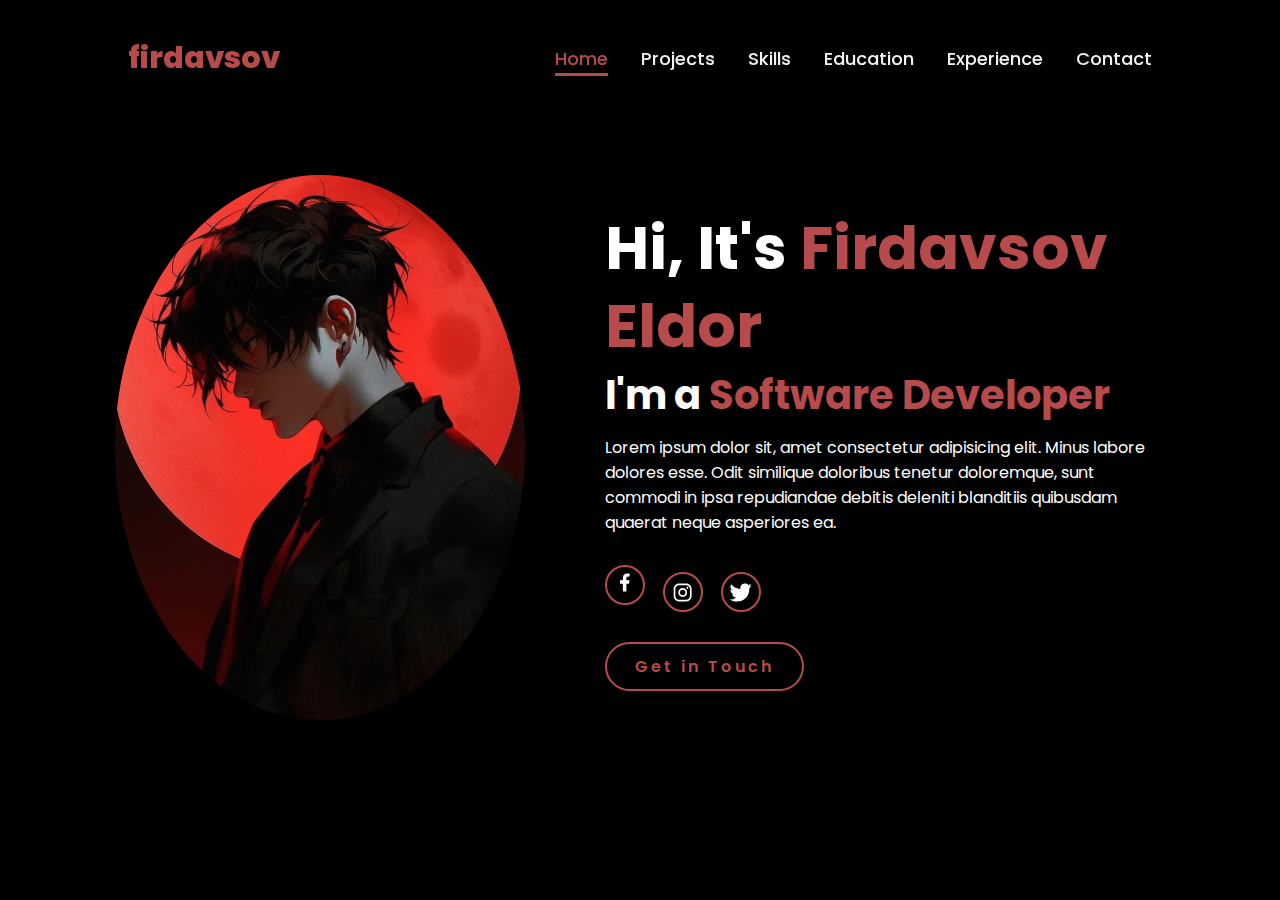
<file: index.html>
<!DOCTYPE html>
<html lang="en">
    
<head>
    <meta charset="UTF-8">
    <meta name="viewport" content="width=device-width, initial-scale=1.0">
    
    <link rel="stylesheet" href="style.css">
    <title>Portfolio Website</title>
</head>
<body>
    <header>
        <button class="menu-btn" id="menu-btn">☰</button> <!-- Hamburger icon for mobile -->
        <a href="#" class="logo">firdavsov</a>
        <nav>
            <a href="#" class="active">Home</a>
            <a href="index2.html">Projects</a>
            <a href="index3.html">Skills</a>
            <a href="#">Education</a>
            <a href="#">Experience</a>
            <a href="mailto:firdavsove@gmail.com">Contact</a>
        </nav>
    </header>
    
    
    <section class="home">
        <div class="home-img">
            <img src="main.jpg" alt="">
        </div>
        <div class="home-content">
            <h1>Hi, It's <span>Firdavsov Eldor</span></h1>
            <h3 class="typing-text">I'm a <span></span></h3>
            <p>Lorem ipsum dolor sit, amet consectetur adipisicing elit. Minus labore dolores esse. Odit similique doloribus tenetur doloremque, sunt commodi in ipsa repudiandae debitis deleniti blanditiis quibusdam quaerat neque asperiores ea.</p>
            <div class="social-icons">
                <a href="#"><i class="fa-brands "><img src="./icons/facebook-icon.svg" alt=""></i></a>
                <a href="https://www.instagram.com/21.firdavsov/" target="_blank"><i class="fa-brands"></i> <img src="./icons/instagram-icon.svg" alt=""></a>
                <a href="#"><i class="fa-brands"></i><img src="./icons/x-icon.svg" alt=""></a>
                
            </div>
            <a href="mailto:firdavsove.gmail.com" class="btn">Get in Touch</a>
        </div>
    </section>

    <script src="main.js"></script>
</body>
</html>
</file>
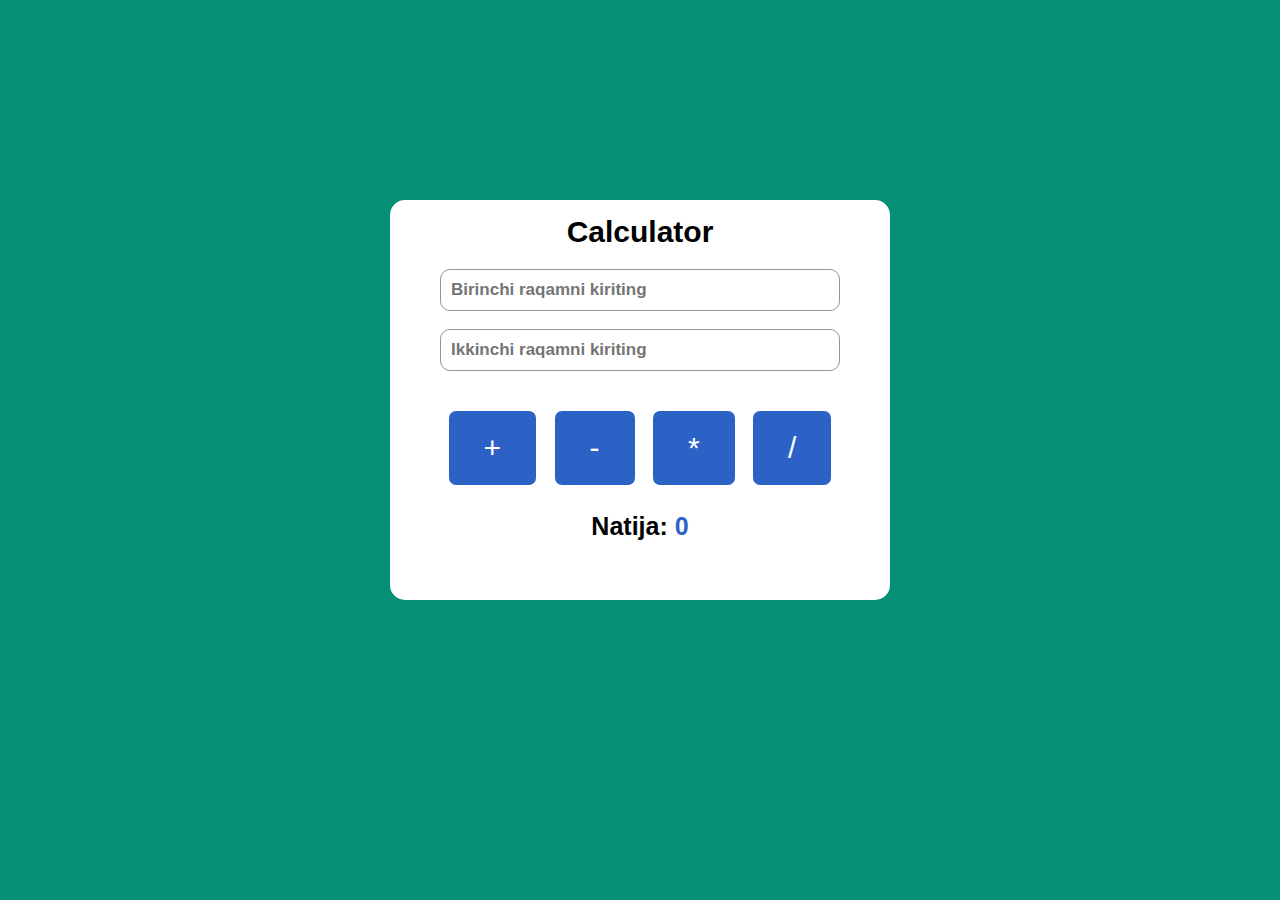
<file: js/index.html>
<!DOCTYPE html>
<html lang="en">
<head>
    <meta charset="UTF-8">
    <meta name="viewport" content="width=device-width, initial-scale=1.0">
    <title>Calculator</title>
    <link rel="stylesheet" href="style.css">
</head>
<body>
    <section>
        <h1>Calculator</h1>
        <div class="inputs">
            <input type="text" id="raqam1" placeholder="Birinchi raqamni kiriting"><br>
            <input type="text" id="raqam2" placeholder="Ikkinchi raqamni kiriting">
        </div>
        <div class="buttons">
            <button class="btn" id="plus">+</button>
            <button class="btn" id="minus">-</button>
            <button class="btn" id="mult">*</button>
            <button class="btn" id="divide">/</button>
        </div>
        <p>Natija: <span id="hisob">0</span></p>
    </section>

    


    <script src="main.js">
    </script>
</body>
</html>
</file>
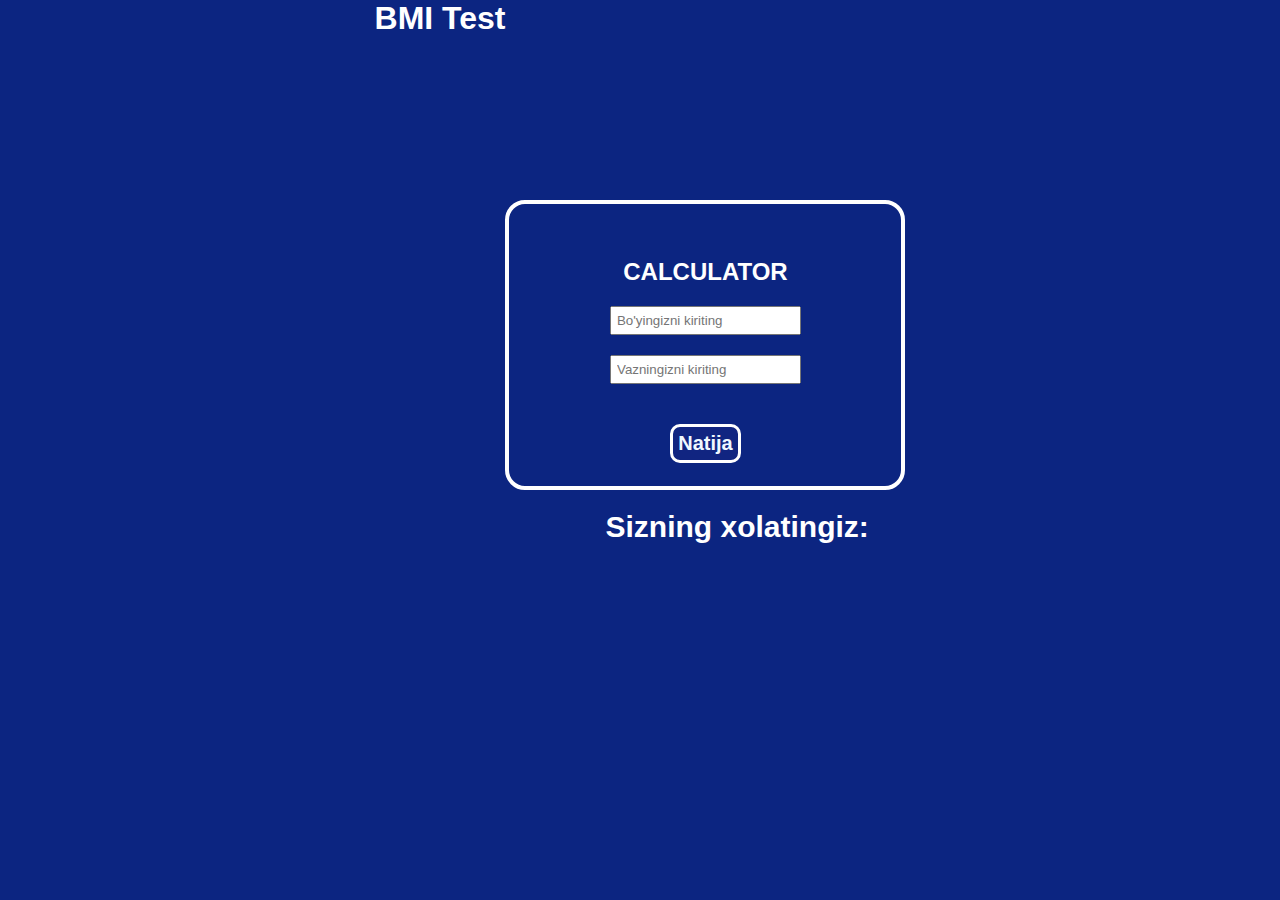
<file: sinov imtihon/index.html>
<!DOCTYPE html>
<html lang="en">
<head>
    <meta charset="UTF-8">
    <meta name="viewport" content="width=device-width, initial-scale=1.0">
    <title>BMI</title>
    <link rel="stylesheet" href="style.css">
</head>
<body>
    <!-- header -->
    <header>
        <h1>BMI Test</h1>
    </header>
    

    <!-- main -->
     <main>
      
        <section class="inputlar">
            <h2>CALCULATOR</h1>

            <div class="boyInput">
                <label for="boy" ></label>
                <input type="text" id="boy" placeholder="Bo'yingizni kiriting">
            </div>

            <div class="vaznInput">
                <label for="vazn" ></label>
                <input type="text" id="vazn" placeholder="Vazningizni kiriting">
            </div>

            
            <button id="btn" onclick="calculator()">Natija</button>

            
        </section>
        <p id="natija">Sizning xolatingiz:</p>
            <p id="xolat"></p>
     </main>

    <script src="main.js"></script>
</body>
</html>
</file>
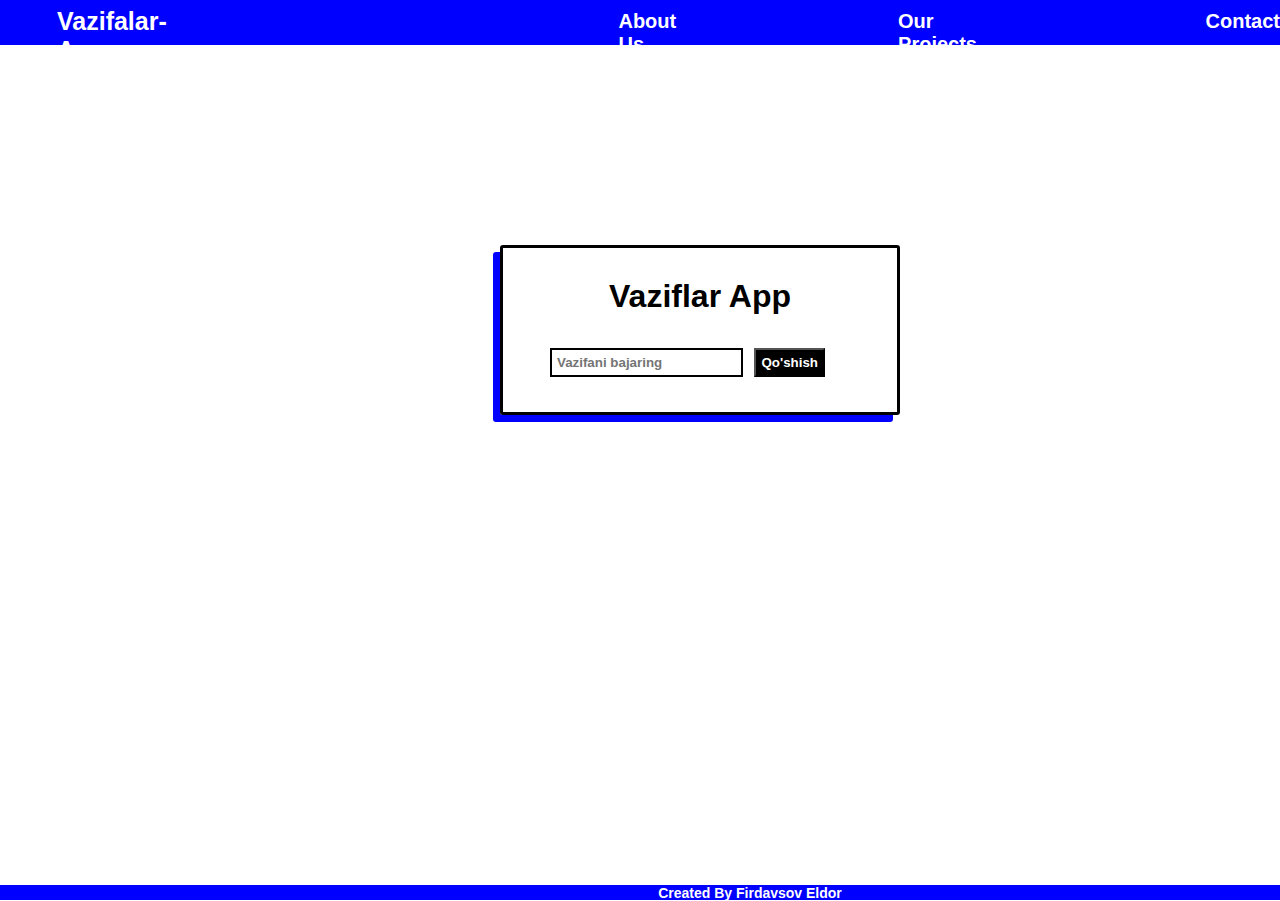
<file: toDoList/index.html>
<!DOCTYPE html>
<html lang="en">
<head>
    <meta charset="UTF-8">
    <meta name="viewport" content="width=device-width, initial-scale=1.0">
    <title>Vazifalar App</title>
    <link rel="stylesheet" href="style.css">
</head>
<body>
    <header>
        <h1>Vazifalar-App</h1>
        
            <ul class="header-ul">
                <li class="header-ul">About Us</li>
                <li class="header-ul">Our Projects</li>
                <li class="header-ul">Contact</li>
            </ul>
        
    </header>



    <main>
        <section>
            <h1>Vaziflar App</h1>
            
           
            <div class="inputlar">
                <div class="chiziq"></div>
                <input id="vazifaInput" type="text" placeholder="Vazifani bajaring">
                <button id="vazifaBtn">Qo'shish</button>
            </div>

            <ul id="vazifaList">
                <li></li>
            </ul>
            
        </section>
    </main>


    <footer>
        <h3>   Created By Firdavsov Eldor</h3>
    </footer>






    <script src="main.js"></script>
</body>
</html>
</file>
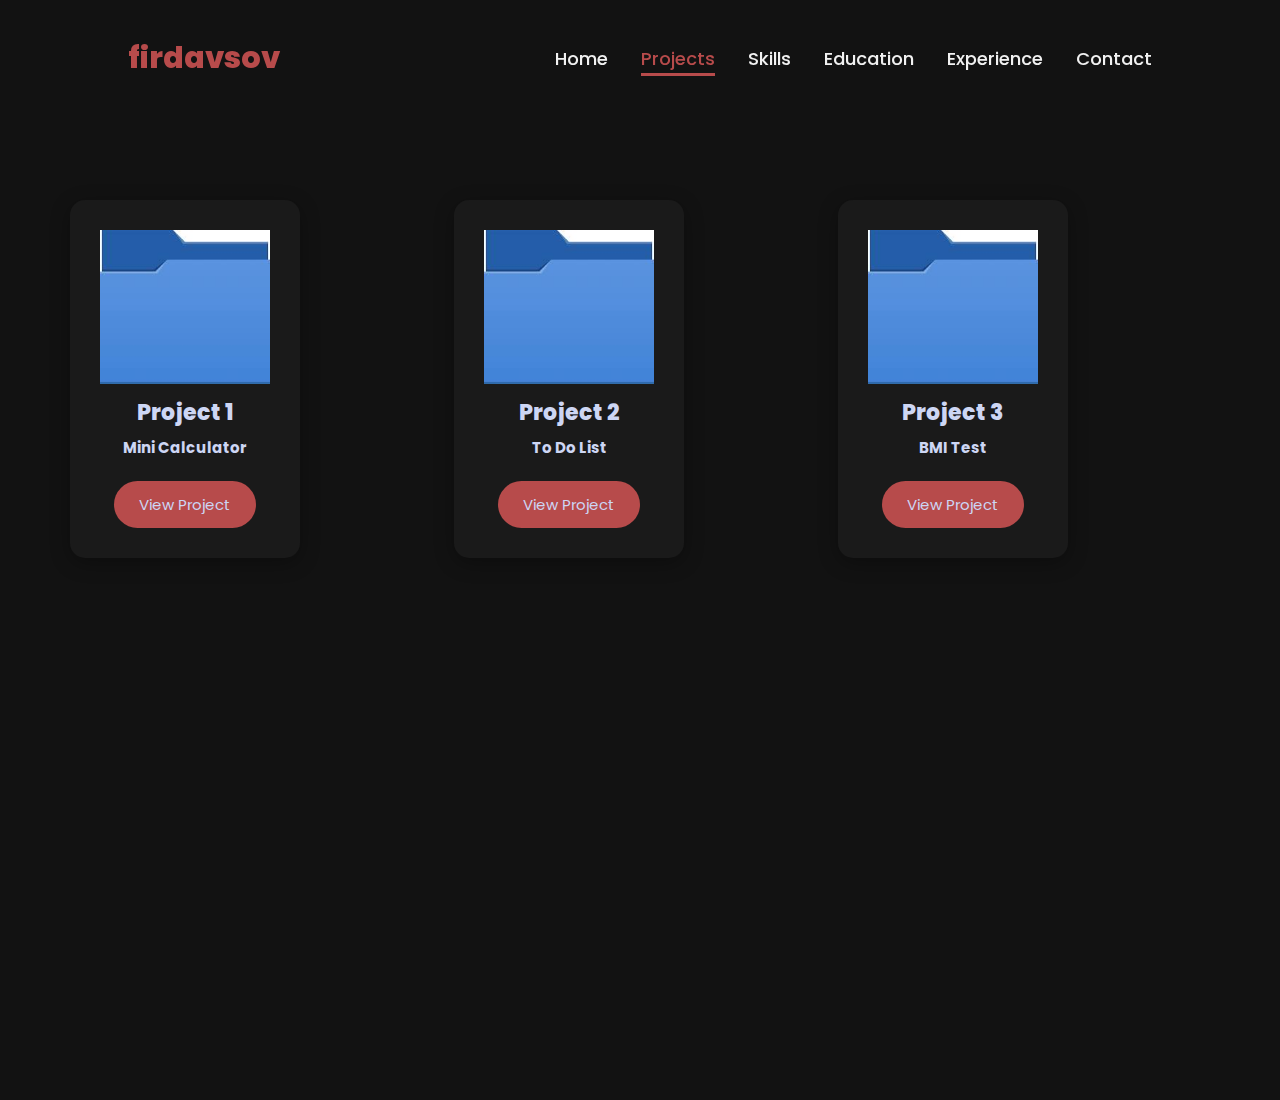
<file: index2.html>
<!DOCTYPE html>
<html lang="en">
<head>
  <meta charset="UTF-8">
  <meta name="viewport" content="width=device-width, initial-scale=1.0">
  <title>Projects</title>
  <link rel="stylesheet" href="style2.css">
</head>
<body>
  
    <header>
      <a href="#" class="logo">firdavsov</a>

      <nav>
          <a href="index.html"> Home</a>
          <a href="index2.html"  class="active" >Projects</a>
          <a href="index3.html" >Skills</a>
          <a href="#" >Education</a>
          <a href="#" >Experience</a>
          <a href="mailto:firdavsove.gmail.com" >Contact</a>
      </nav>
  </header>
  

 
  <section class="projects">
    <div class="project-card">
      <img src="./file imgs/images.jpg" alt="Project 1 Image">
      <h2>Project 1</h2>
      <p>Mini Calculator</p>
      <button><a href="js/" target="_blank">View Project</a></button>
    </div>

    <div class="project-card">
      <img src="./file imgs/images.jpg" alt="Project 2 Image">
      <h2>Project 2</h2>
      <p>To Do List</p>
      <button><a href="toDoList/" target="_blank">View Project</a></button>
    </div>

    <div class="project-card">
      <img src="./file imgs/images.jpg" alt="Project 3 Image">
      <h2>Project 3</h2>
      <p>BMI Test</p>
      <button><a href="sinov imtihon/" target="_blank">View Project</button>
    </div>
  </section>

 

</body>
</html>
</file>
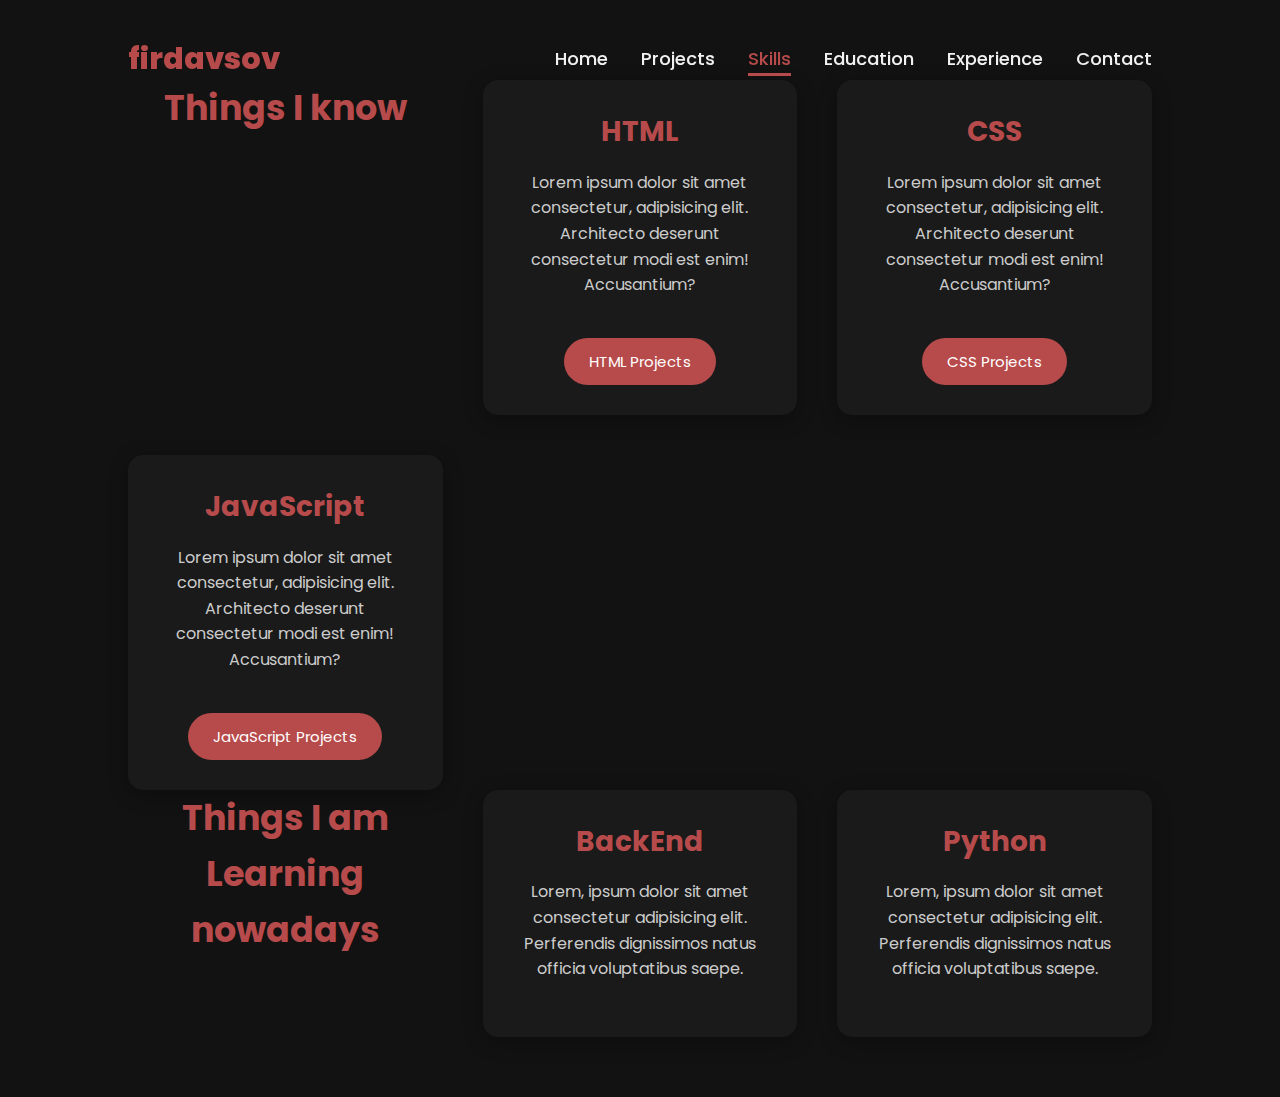
<file: index3.html>
<!DOCTYPE html>
<html lang="en">
<head>
    <meta charset="UTF-8">
    <meta name="viewport" content="width=device-width, initial-scale=1.0">
    <title>Skills</title>
    <link rel="stylesheet" href="style3.css">
</head>
<body>
    <!-- Header Section -->
    <header>
        <a href="#" class="logo">firdavsov</a>

        <nav>
            <a href="index.html" >Home</a>
            <a href="index2.html">Projects</a>
            <a class="active">Skills</a>
            <a href="#">Education</a>
            <a href="#">Experience</a>
            <a href="mailto:firdavsove@gmail.com">Contact</a>
        </nav>
    </header>

    <!-- Skills Section -->
    <section class="skills">
        <div class="cards knowledge">
            <h2>Things I know</h2>

            <!-- HTML Card -->
            <div class="html card">
                <h3>HTML</h3>
                <p>Lorem ipsum dolor sit amet consectetur, adipisicing elit. Architecto deserunt consectetur modi est enim! Accusantium?</p>
                <button>HTML Projects</button>
            </div>

            <!-- CSS Card -->
            <div class="css card">
                <h3>CSS</h3>
                <p>Lorem ipsum dolor sit amet consectetur, adipisicing elit. Architecto deserunt consectetur modi est enim! Accusantium?</p>
                <button>CSS Projects</button>
            </div>

            <!-- JavaScript Card -->
            <div class="js card">
                <h3>JavaScript</h3>
                <p>Lorem ipsum dolor sit amet consectetur, adipisicing elit. Architecto deserunt consectetur modi est enim! Accusantium?</p>
                <button>JavaScript Projects</button>
            </div>
        </div>

        <div class="cards learning">
            <h2>Things I am Learning nowadays</h2>

            <!-- Backend Card -->
            <div class="card be">
                <h3>BackEnd</h3>
                <p>Lorem, ipsum dolor sit amet consectetur adipisicing elit. Perferendis dignissimos natus officia voluptatibus saepe.</p>
            </div>

            <!-- Python Card -->
            <div class="card py">
                <h3>Python</h3>
                <p>Lorem, ipsum dolor sit amet consectetur adipisicing elit. Perferendis dignissimos natus officia voluptatibus saepe.</p>
            </div>
        </div>
    </section>


</body>
</html>
</file>
<file: style.css>
@import url('https://fonts.googleapis.com/css2?family=Poppins:wght@100;200;300;400;500;600&display=swap');

* {
    margin: 0;
    padding: 0;
    box-sizing: border-box;
    text-decoration: none;
    border: none;
    outline: none;
    font-family: 'Poppins', sans-serif;
}

html {
    font-size: 62.5%;
}

body {
    width: 100%;
    height: 100vh;
    overflow-x: hidden;
    background-color: black;
    color: white;
}

header {
    margin-top: 20px;
    position: fixed;
    top: 0;
    left: 0;
    width: 100%;
    padding: 1.5rem 10%;
    background-color: transparent;
    display: flex;
    justify-content: space-between;
    align-items: center;
    z-index: 100;
}

/* Logo */
.logo {
    font-size: 3rem;
    color: #b74b4b;
    font-weight: 800;
    cursor: pointer;
    transition: 0.5s ease;
}

.logo:hover {
    transform: scale(1.1);
}

/* Navigation */
nav a {
    font-size: 1.8rem;
    color: #f1f1f1;
    margin-left: 3rem;
    font-weight: 500;
    transition: 0.3s ease;
    padding-bottom: 0.5rem;
    position: relative;
}

nav a:hover,
nav a.active {
    color: #b74b4b;
}

nav a::after {
    content: '';
    position: absolute;
    bottom: 0;
    left: 0;
    width: 100%;
    height: 3px;
    background-color: #b74b4b;
    transform: scaleX(0);
    transform-origin: bottom right;
    transition: transform 0.3s ease-out;
}

nav a:hover::after,
nav a.active::after {
    transform: scaleX(1);
    transform-origin: bottom left;
}

section {
    min-height: 100vh;
    padding: 5rem 9% 5rem;
}

.home {
    display: flex;
    justify-content: center;
    align-items: center;
    gap: 8rem;
    background-color: black;
}

.home .home-content h1 {
    font-size: 6rem;
    font-weight: 700;
    line-height: 1.3;
}

span {
    color: #b74b4b;
}

.home-content h3 {
    font-size: 4rem;
    margin-bottom: 1rem;
    font-weight: 700;
}

.home-content p {
    font-size: 1.6rem;
}

.home-img {
    border-radius: 50%;
}

.home-img img {
    position: relative;
    width: 32vw;
    border-radius: 50%;
    box-shadow: 0 0 25px solid #b74b4b;
    cursor: pointer;
    transition: 0.2s linear;
}

.home-img img:hover {
    font-size: 1.8rem;
    font-weight: 500;
}

.social-icons a {
    display: inline-flex;
    justify-content: center;
    align-items: center;
    width: 4rem;
    height: 4rem;
    background-color: transparent;
    border: 0.2rem solid #b74b4b;
    font-size: 2rem;
    border-radius: 50%;
    margin: 3rem 1.5rem 3rem 0;
    transition: 0.3s ease;
    color: #b74b4b;
}

.social-icons a:hover {
    color: black;
    transform: scale(1.3) translateY(-5px);
    background-color: #b74b4b;
    box-shadow: 0 0 25px #b74b4b;
}

.btn {
    display: inline-block;
    padding: 1rem 2.8rem;
    background-color: black;
    border-radius: 4rem;
    font-size: 1.6rem;
    color: #b74b4b;
    letter-spacing: 0.3rem;
    font-weight: 600;
    border: 2px solid #b74b4b;
    transition: 0.3s ease;
    cursor: pointer;
}

.btn:hover {
    transform: scale3d(1.03);
    background-color: #b74b4b;
    color: black;
    box-shadow: 0 0 25px #b74b4b;
}

.typing-text {
    font-size: 34px;
    font-weight: 600;
    min-width: 280px;
}

.typing-text span {
    position: relative;
}

.typing-text span::before {
    content: "Software Developer";
    color: #b74b4b;
    animation: words 20s infinite;
}

.typing-text span::after {
    content: "";
    background-color: black;
    position: absolute;
    width: calc(100% + 8px);
    height: 100%;
    border-left: 3px solid black;
    right: -8;
    animation: cursor 0.6s infinite;
}

/* Mobile menu button styles */
.menu-btn {
    display: none;
}

@keyframes cursor {
    to {
        border-left: 3px solid #b74b4b;
    }
}

@keyframes words {
    0%, 20% {
        content: "Web Developer";
    }
    21%, 40% {
        content: "Developer";
    }
    41%, 60% {
        content: "Web Designer";
    }
}

/* Media queries */
@media (max-width: 1000px) {
    .home {
        gap: 4rem;
    }
}

@media (max-width: 800px) {
    nav {
        display: none;
        width: 100%;
        text-align: center;
        background-color: #333;
    }

    nav a {
        margin: 15px 0;
    }

    .menu-btn {
        display: block;
        font-size: 30px;
        background: none;
        border: none;
        color: white;
        cursor: pointer;
    }

    nav.active {
        display: block;
    }
}
</file>
<file: js/style.css>
html,*{
    margin: 0;
    padding: 0;
    box-sizing: border-box;
}
body{
    background-color: rgb(5, 143, 116);
    display: flex;
    justify-content: center;
    font-family: 'Segoe UI', Tahoma, Geneva, Verdana, sans-serif;
}
section{
    background-color: white;
    width: 500px;
    height: 400px;
    border-radius: 15px;
    margin-top: 200px;
    display: flex;
    flex-direction: column;
    align-items: center;
    gap: 20px;
}
h1{
    padding-top: 15px;
    font-size: 30px; 
    font-weight: bold;
}
.inputs{
    display: flex;
    flex-direction: column;
    
}
#raqam1{
    border: 1px solid rgb(151, 149, 149);
    padding: 10px;
    font-weight: bolder;
    font-size: 17px;
    border-radius: 10px;
    width: 400px;
}
#raqam2{
    border: 1px solid rgb(151, 149, 149);
    padding: 10px;
    font-weight: bolder;
    font-size: 17px;
    border-radius: 10px;
}
.btn{
    background-color: rgb(44, 98, 197);
    color: white;
    padding: 20px 35px ;
    border: none;
    border-radius: 7px;
    margin: 7px;
    font-size: 30px;
    margin-top: 20px;
}
p{
    font-weight: bold;
    font-size: 25px;
}
span{
    color: rgb(44, 98, 197);
}
</file>
<file: sinov imtihon/style.css>
*,html{
    padding: 0;
    margin: 0;
    box-sizing: border-box;
}
header{
    display: flex;
    justify-content: center;
    color: white;
    
}
body{
    background-color: rgb(12, 37, 129);
    display: flex;
    justify-content: center;
    font-family: 'Segoe UI', Tahoma, Geneva, Verdana, sans-serif;
}

section{
    margin-top: 200px;
    border: 4px solid rgb(255, 255, 255);
    border-radius: 20px;
    width: 400px;
    height: 290px;
    display: flex;
    justify-content: center;
    align-items: center;
    flex-direction: column;
    gap: 20px;
    
}
#btn{
    margin-top: 20px;
    font-weight: bold;
    font-size: 20px;
    background-color: rgb(17, 37, 129);
    color: aliceblue;
    border: 3px solid white;
    border-radius: 10px;
    padding: 5px;
    transition: transform 0.4s, background-color 0.3s;
}
.inputlar{
    padding-top: 30px;
    
    
}
#boy{
    padding: 5px;
    
}
#vazn{
    padding: 5px;
    border-radius: 5px solid black;
}


#btn:hover{
    background-color: white;
    color: rgb(17, 37, 129);
    border: 3px solid(17, 37, 129);
    box-shadow: 2px 2px 50px white;
    transform: scale(1.2);
}
#natija{
    color: white;
    font-size: 30px;
    font-weight: bolder;
    padding-left: 100px;
    padding-top: 20px;
}
h2{
    color: white;
}
#xolat{
    padding-left: 100px;
    font-size: 30px;
    font-weight: bold;
}
</file>
<file: toDoList/style.css>
*,html{
    margin: 0;
    padding: 0;
    box-sizing: border-box;
}
body{
    font-family: 'Gill Sans', 'Gill Sans MT', Calibri, 'Trebuchet MS', sans-serif;
}
section{
    width: 400px;
    display: flex;
    width: 400px;
    border-radius: 3px;
    border: 3px solid;
    padding: 30px ;
    margin: 200px;
    flex-direction: column;
    align-items: center;
    box-shadow: -7px 7px 0.1px blue;
    margin-left: 500px;

}
h1{
    margin-bottom: 30px;
}
.chiziq{
    width: 300px;
    color: black;
    height: 3px;
}
#vazifaInput{
    border: 2px solid black;
    padding: 5px;
    font-weight: bold;
}
#vazifaBtn{
    color: white;
    background-color: black;
    font-weight: bold;
    padding: 5px;
    margin-left: 7px;
}


#vazifaList{
    padding-top: 5px;
    padding-right: 230px;
    list-style: none;
    font-weight: 5490;
}
#vazifaBtn:hover{
    background-color: white;
    color: blue;
    transition: 0.4s;
    transform: scaleY(1.1);
    box-shadow: -0.8px 0.8px 1px;
    border: none;
}



header{
    display: flex;
    background-color: blue;
    height: 45px;
    color: white;
}
header > h1 {
    font-size: 25px;
    padding: 7px;
    margin-left: 50px;
}
.header-ul{
    display: flex;
    gap: 1s2px;
    font-size: 20px;
    font-weight: bold;
    padding-left: 200px;
    justify-content: space-evenly;
    padding-top: 5px;
}
.header-li{
    color: white;
}

footer{
    width: 1500px;
    display: flex;
    background-color: blue;
    position: relative;
    height: 15px;
    justify-content: center;
    position: absolute;
    bottom: 0;
}
h3{
    font-size: 14px;
    color: white;
    font-weight: bold;
}
</file>
<file: style2.css>
/* @import url('https://fonts.googleapis.com/css2?family=Poppins:wght@100;200;300;400;500;600&display=swap');

*{
    margin: 0;
    padding: 0;
    box-sizing: border-box;
    text-decoration: none;
    border: none;
    outline: none;
    font-family: 'Poppins', sans-serif;
}

html{
    font-size: 62.5%;
}

body{
    width: 100%;
    height: 100vh;
    overflow-x: hidden;
    background-color: black;
    color: white;
    text-decoration: none;
}

header{
    margin-top: 20px;
    position: fixed;
    top: 0;
    left: 0;
    width: 100%;
    padding: 1rem 9%;
    background-color: transparent;
    filter: drop-shadow(10px);
    display: flex;
    justify-content: space-between;
    align-items: center;
    z-index: 100;
}

.logo{
    font-size: 3rem;
    color: #b74b4b;
    font-weight: 800;
    cursor: pointer;
    transition: 0.5s ease;
}

.logo:hover{
    transform: scale(1.1);
}

nav a{
    font-size: 1.8rem;
    color: white;
    margin-left: 4rem;
    font-weight: 500;
    transition: 0.3s ease;
    border-bottom: 3px solid transparent;
    text-decoration: none;
}

nav a:hover,
nav a.active{
    color: #b74b4b;
    border-bottom: 3px solid #b74b4b;
}

@media(max-width:995px){
    nav{
        position: absolute;
        display: none;
        top: 0;
        right: 0;
        width: 40%;
        border-left: 3px solid #b74b4b;
        border-bottom: 3px solid #b74b4b;
        border-bottom-left-radius: 2rem;
        padding: 1rem solid;
        background-color: #161616;
        border-top: 0.1rem solid rgba(0,0,0,0.1);
    }

    nav.active{
        display: block;
    }

    nav a{
        display: block;
        font-size: 2rem;
        margin: 3rem 0;
    }

    nav a:hover,
    nav a.active{
        padding: 1rem;
        border-radius: 0.5rem;
        border-bottom: 0.5rem solid #b74b4b;
    }
}
.projects{
    margin-top: 100px;
    display: flex;
    width: 1200px;
    justify-content: space-around;
    flex-wrap: wrap;
}
.project-card{
    border: 2px solid white;
    margin: 30px;
    border-radius: 20px;
    padding: 25px;
    background-color: #10284f;
    
}
.project-card:hover{
    transform: scale(1.1);
    transition: 0.7s;
    box-shadow: 2px 2px 50px rgb(123, 137, 159);
}
img{
    margin-bottom: 7px;
    width: 170px;
}
h2{
    padding-bottom: 7px;
    font-weight: bold;

}
p{
    font-weight: bold;
    padding-bottom: 7px;
}
a{
     color: white;
     text-decoration: none;
     font-weight: bold;
}
a:hover{
    text-decoration: underline;
    color: blue;
    transition: 0.4s;
}
h1{
    font-size: 35px;
}
button{
    margin-top: 50px;
    padding: 15px;
    border-radius: 15px;
    color: white;
    background-color: #10284f;
    border: none;
    font-weight: bold;
    font-size: 22px;
}
button:hover{
    box-shadow: 1px 1px 30px rgb(97, 107, 164);
    transform: scale(1.1);
    transition: 0.4s;
}

 */








 @import url('https://fonts.googleapis.com/css2?family=Poppins:wght@100;200;300;400;500;600&display=swap');

*{
    margin: 0;
    padding: 0;
    box-sizing: border-box;
    text-decoration: none;
    border: none;
    outline: none;
    font-family: 'Poppins', sans-serif;
}

html{
    font-size: 62.5%;
}

body{
    width: 100%;
    height: 100vh;
    overflow-x: hidden;
    background-color: #121212 ;
    color: #cdd6f4;
}

header {
    margin-top: 20px;
    position: fixed;
    top: 0;
    left: 0;
    width: 100%;
    padding: 1.5rem 10%;
    background-color: transparent;
    display: flex;
    justify-content: space-between;
    align-items: center;
    z-index: 100;
}

/* Logo */
.logo {
    font-size: 3rem;
    color: #b74b4b;
    font-weight: 800;
    cursor: pointer;
    transition: 0.5s ease;
}

.logo:hover {
    transform: scale(1.1);
}

/* Navigation */
nav a {
    font-size: 1.8rem;
    color: #f1f1f1;
    margin-left: 3rem;
    font-weight: 500;
    transition: 0.3s ease;
    padding-bottom: 0.5rem;
    position: relative;
}

nav a:hover,
nav a.active {
    color: #b74b4b;
}

nav a::after {
    content: '';
    position: absolute;
    bottom: 0;
    left: 0;
    width: 100%;
    height: 3px;
    background-color: #b74b4b;
    transform: scaleX(0);
    transform-origin: bottom right;
    transition: transform 0.3s ease-out;
}

nav a:hover::after,
nav a.active::after {
    transform: scaleX(1);
    transform-origin: bottom left;
}

@media(max-width:995px){
    nav{
        position: absolute;
        display: none;
        top: 0;
        right: 0;
        width: 40%;
        border-left: 3px solid #b74b4b;
        border-bottom: 3px solid #b74b4b;
        border-bottom-left-radius: 2rem;
        padding: 1rem solid;
        background-color: #161616;
        border-top: 0.1rem solid rgba(0,0,0,0.1);
    }

    nav.active{
        display: block;
    }

    nav a{
        display: block;
        font-size: 2rem;
        margin: 3rem 0;
    }

    nav a:hover,
    nav a.active{
        padding: 1rem;
        border-radius: 0.5rem;
        border-bottom: 0.5rem solid #b74b4b;
    }
}


h1{
    font-size: 35px;
}

.projects{
    margin-top: 200px;
    display: flex;
    width: 90%;
    justify-content: space-between;
    flex-wrap: wrap;
    margin-left: 70px;
}
.project-card {
    background-color: #1a1a1a;
    padding: 3rem;  /* More padding for better spacing */
    border-radius: 1.5rem;  /* More rounded corners */
    box-shadow: 0 5px 20px rgba(0, 0, 0, 0.3);
    transition: 0.3s ease-in-out;
    text-align: center;
}

img{
    margin-bottom: 7px;
    width: 170px;
}
h2{
    padding-bottom: 7px;
    font-weight: 800;
    font-size: 22px;

}
p{
    font-weight: bold;
    padding-bottom: 7px;
    font-size: 15px;
}
.project-card > a{
    color: white;
    font-size: 12px;
}
.project-card:hover {
    transform: translateY(-5px);
    box-shadow: 0 10px 30px rgba(0, 0, 0, 0.3);
}
.project-card button {
    padding: 1.2rem 2.5rem;
    font-size: 1.5rem;
    color: #fff;
    background-color: #b74b4b;
    border: none;
    border-radius: 50px;
    cursor: pointer;
    transition: background-color 0.3s ease;
    margin-top: 1.5rem;  /* Added margin to separate button */
}

.project-card button:hover {
    background-color: #9e3e3e;
}
.project-card button a{
    text-decoration: none;
    color: #cdd6f4;
}
</file>
<file: style3.css>
@import url('https://fonts.googleapis.com/css2?family=Poppins:wght@100;200;300;400;500;600&display=swap');

* {
    margin: 0;
    padding: 0;
    box-sizing: border-box;
    text-decoration: none;
    font-family: 'Poppins', sans-serif;
}

html {
    font-size: 62.5%;
}

body {
    width: 100%;
    height: 100vh;
    background-color: #121212;  /* Dark background for contrast */
    color: #f1f1f1;  /* Light text for readability */
    line-height: 1.6;
}

/* Header */
header {
    margin-top: 20px;
    position: fixed;
    top: 0;
    left: 0;
    width: 100%;
    padding: 1.5rem 10%;
    background-color: transparent;
    display: flex;
    justify-content: space-between;
    align-items: center;
    z-index: 100;
}

/* Logo */
.logo {
    font-size: 3rem;
    color: #b74b4b;
    font-weight: 800;
    cursor: pointer;
    transition: 0.5s ease;
}

.logo:hover {
    transform: scale(1.1);
}

/* Navigation */
nav a {
    font-size: 1.8rem;
    color: #f1f1f1;
    margin-left: 3rem;
    font-weight: 500;
    transition: 0.3s ease;
    padding-bottom: 0.5rem;
    position: relative;
}

nav a:hover,
nav a.active {
    color: #b74b4b;
}

nav a::after {
    content: '';
    position: absolute;
    bottom: 0;
    left: 0;
    width: 100%;
    height: 3px;
    background-color: #b74b4b;
    transform: scaleX(0);
    transform-origin: bottom right;
    transition: transform 0.3s ease-out;
}

nav a:hover::after,
nav a.active::after {
    transform: scaleX(1);
    transform-origin: bottom left;
}

/* Skills Section */
.skills {
    padding: 8rem 10% 6rem;
    text-align: center;
}

.skills h2 {
    font-size: 3.5rem;
    margin-bottom: 3rem;
    color: #b74b4b;
}

/* Cards Container */
.cards {
    display: grid;
    grid-template-columns: repeat(auto-fit, minmax(300px, 1fr));
    gap: 4rem;  /* Increased spacing between cards */
    justify-content: center;
}

/* Individual Skill Card */
.card {
    background-color: #1a1a1a;
    padding: 3rem;  /* More padding for better spacing */
    border-radius: 1.5rem;  /* More rounded corners */
    box-shadow: 0 5px 20px rgba(0, 0, 0, 0.3);
    transition: 0.3s ease-in-out;
    text-align: center;
}

.card h3 {
    font-size: 2.8rem;  /* Bigger title */
    color: #b74b4b;
    margin-bottom: 1.5rem; /* Spacing below title */
}

.card p {
    font-size: 1.6rem;
    color: #ccc;
    margin-bottom: 2.5rem;  /* More space between text and button */
}

.card button {
    padding: 1.2rem 2.5rem;
    font-size: 1.5rem;
    color: #fff;
    background-color: #b74b4b;
    border: none;
    border-radius: 50px;
    cursor: pointer;
    transition: background-color 0.3s ease;
    margin-top: 1.5rem;  /* Added margin to separate button */
}

.card button:hover {
    background-color: #9e3e3e;
}

/* Hover Effects */
.card:hover {
    transform: translateY(-5px);
    box-shadow: 0 10px 30px rgba(0, 0, 0, 0.3);
}

/* Responsive Design */
@media (max-width: 1000px) {
    .cards {
        grid-template-columns: repeat(2, 1fr);
        gap: 3rem; /* Adjusted spacing */
    }
}

@media (max-width: 800px) {
    .cards {
        grid-template-columns: 1fr;
    }

    .card {
        padding: 2.5rem;  /* Adjust padding for smaller screens */
    }
}

@media (max-width: 600px) {
    header {
        padding: 1rem;
    }

    .logo {
        font-size: 2.5rem;
    }

    nav {
        font-size: 1.6rem;
    }

    .skills {
        padding: 6rem 5%;
    }

    .skills h2 {
        font-size: 2.8rem;
    }

    .card {
        padding: 2rem;
    }

    .card button {
        font-size: 1.2rem;
    }
}
</file>
